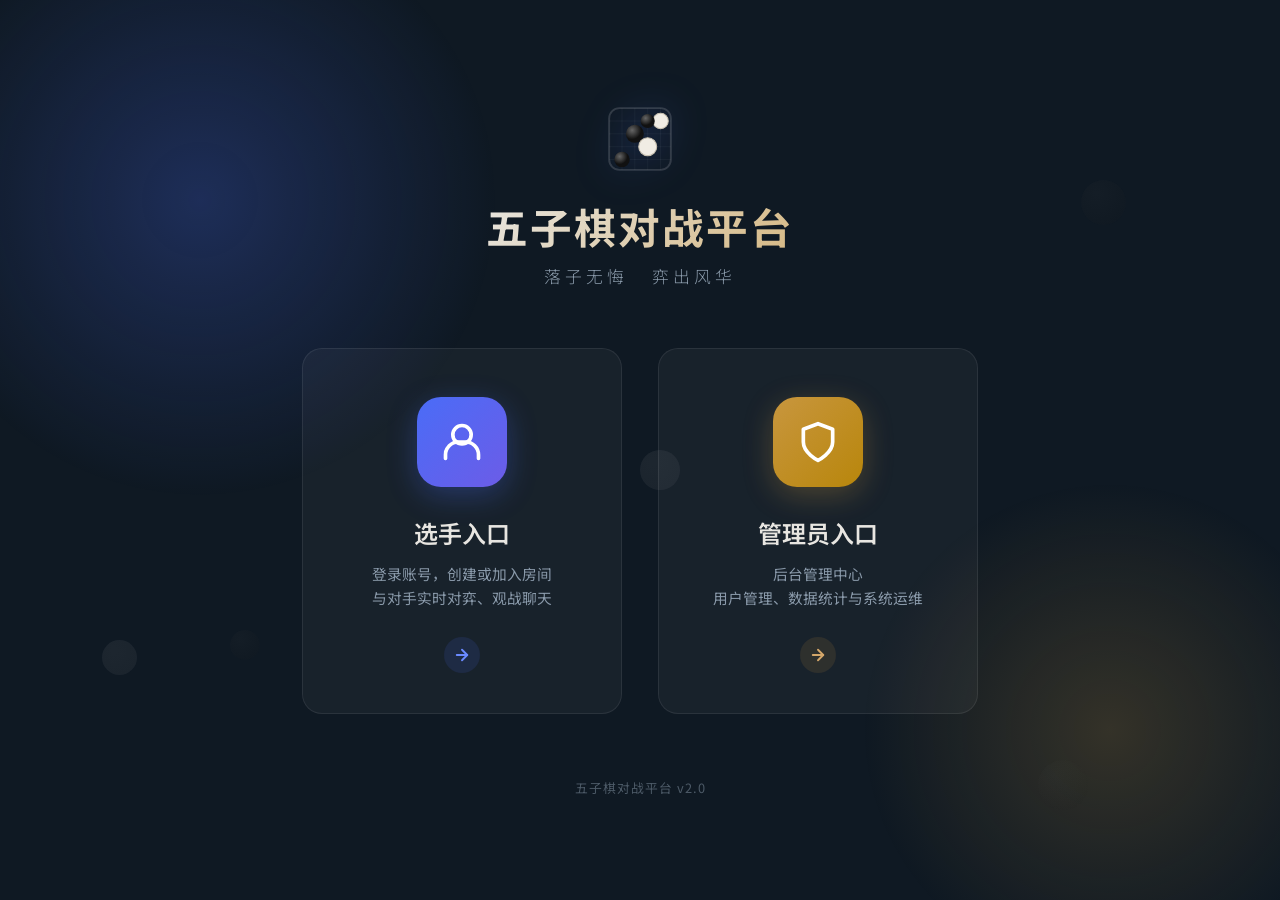
<file: src/main/webapp/index.html>
<!DOCTYPE html>
<html lang="zh-CN">
<head>
    <meta charset="UTF-8">
    <meta name="viewport" content="width=device-width, initial-scale=1.0">
    <title>五子棋对战平台</title>
    <link rel="stylesheet" href="css/portal.css">
</head>
<body>

<!-- 背景 -->
<div class="portal-bg"></div>

<!-- 浮动棋子 -->
<div class="float-chess float-chess--black"></div>
<div class="float-chess float-chess--white"></div>
<div class="float-chess float-chess--black"></div>
<div class="float-chess float-chess--white"></div>
<div class="float-chess float-chess--black"></div>
<div class="float-chess float-chess--white"></div>

<div class="portal-content">
    <!-- Logo -->
    <div class="portal-logo">
        <svg viewBox="0 0 56 56" width="72" height="72" fill="none">
            <rect x="4" y="4" width="48" height="48" rx="8" fill="none" stroke="rgba(255,255,255,0.15)" stroke-width="1.5"/>
            <line x1="14" y1="4" x2="14" y2="52" stroke="rgba(255,255,255,0.06)" stroke-width="0.6"/>
            <line x1="24" y1="4" x2="24" y2="52" stroke="rgba(255,255,255,0.06)" stroke-width="0.6"/>
            <line x1="34" y1="4" x2="34" y2="52" stroke="rgba(255,255,255,0.06)" stroke-width="0.6"/>
            <line x1="44" y1="4" x2="44" y2="52" stroke="rgba(255,255,255,0.06)" stroke-width="0.6"/>
            <line x1="4" y1="14" x2="52" y2="14" stroke="rgba(255,255,255,0.06)" stroke-width="0.6"/>
            <line x1="4" y1="24" x2="52" y2="24" stroke="rgba(255,255,255,0.06)" stroke-width="0.6"/>
            <line x1="4" y1="34" x2="52" y2="34" stroke="rgba(255,255,255,0.06)" stroke-width="0.6"/>
            <line x1="4" y1="44" x2="52" y2="44" stroke="rgba(255,255,255,0.06)" stroke-width="0.6"/>
            <circle cx="24" cy="24" r="7" fill="url(#pBk)"/>
            <circle cx="34" cy="34" r="7" fill="#f0ece4" stroke="#c8c0b0" stroke-width="0.8"/>
            <circle cx="14" cy="44" r="6" fill="url(#pBk2)"/>
            <circle cx="44" cy="14" r="6" fill="#f0ece4" stroke="#c8c0b0" stroke-width="0.8"/>
            <circle cx="34" cy="14" r="5.5" fill="url(#pBk3)"/>
            <defs>
                <radialGradient id="pBk" cx="35%" cy="30%"><stop offset="0%" stop-color="#666"/><stop offset="100%" stop-color="#111"/></radialGradient>
                <radialGradient id="pBk2" cx="35%" cy="30%"><stop offset="0%" stop-color="#666"/><stop offset="100%" stop-color="#111"/></radialGradient>
                <radialGradient id="pBk3" cx="35%" cy="30%"><stop offset="0%" stop-color="#666"/><stop offset="100%" stop-color="#111"/></radialGradient>
            </defs>
        </svg>
    </div>

    <h1 class="portal-title">五子棋对战平台</h1>
    <p class="portal-subtitle">落子无悔 &nbsp; 弈出风华</p>

    <!-- 入口卡片 -->
    <div class="portal-cards">
        <!-- 选手入口 -->
        <a class="portal-card portal-card--player" href="gomoku/lobby.html">
            <div class="portal-card__icon">
                <svg viewBox="0 0 24 24">
                    <circle cx="12" cy="8" r="5"/>
                    <path d="M3 21v-2a7 7 0 0 1 7-7h4a7 7 0 0 1 7 7v2"/>
                </svg>
            </div>
            <div class="portal-card__title">选手入口</div>
            <div class="portal-card__desc">登录账号，创建或加入房间<br>与对手实时对弈、观战聊天</div>
            <div class="portal-card__arrow">
                <svg viewBox="0 0 24 24"><line x1="5" y1="12" x2="19" y2="12"/><polyline points="12 5 19 12 12 19"/></svg>
            </div>
        </a>

        <!-- 管理员入口 -->
        <a class="portal-card portal-card--admin" href="gomoku/admin.html">
            <div class="portal-card__icon">
                <svg viewBox="0 0 24 24">
                    <path d="M12 22s8-4 8-10V5l-8-3-8 3v7c0 6 8 10 8 10z"/>
                </svg>
            </div>
            <div class="portal-card__title">管理员入口</div>
            <div class="portal-card__desc">后台管理中心<br>用户管理、数据统计与系统运维</div>
            <div class="portal-card__arrow">
                <svg viewBox="0 0 24 24"><line x1="5" y1="12" x2="19" y2="12"/><polyline points="12 5 19 12 12 19"/></svg>
            </div>
        </a>
    </div>

    <div class="portal-footer">五子棋对战平台 v2.0</div>
</div>

</body>
</html>
</file>
<file: src/main/webapp/css/portal.css>
/* 五子棋对战平台 - 门户首页样式 */

@import url('https://fonts.googleapis.com/css2?family=Noto+Sans+SC:wght@300;400;500;600;700&display=swap');

:root {
    --bg: #0f1923;
    --bg-grad-1: #0f1923;
    --bg-grad-2: #1a2a3a;
    --surface: rgba(255,255,255,0.04);
    --surface-hover: rgba(255,255,255,0.08);
    --border: rgba(255,255,255,0.08);
    --text: #e8e6e1;
    --text-muted: #8a9aaa;
    --primary: #4a6cf7;
    --primary-glow: rgba(74,108,247,0.25);
    --gold: #c8963e;
    --gold-glow: rgba(200,150,62,0.2);
    --white-piece: #f0ece4;
    --black-piece: #1a1a2e;
}

* { margin: 0; padding: 0; box-sizing: border-box; }

body {
    font-family: 'Noto Sans SC', 'Microsoft YaHei', sans-serif;
    background: var(--bg);
    color: var(--text);
    min-height: 100vh;
    overflow-x: hidden;
    display: flex;
    flex-direction: column;
    align-items: center;
    justify-content: center;
}

/* ===== 背景装饰 ===== */
.portal-bg {
    position: fixed;
    inset: 0;
    z-index: 0;
    overflow: hidden;
}

.portal-bg::before {
    content: '';
    position: absolute;
    width: 600px;
    height: 600px;
    border-radius: 50%;
    background: radial-gradient(circle, var(--primary-glow) 0%, transparent 70%);
    top: -100px;
    left: -100px;
    animation: floatBlob 12s ease-in-out infinite;
}

.portal-bg::after {
    content: '';
    position: absolute;
    width: 500px;
    height: 500px;
    border-radius: 50%;
    background: radial-gradient(circle, var(--gold-glow) 0%, transparent 70%);
    bottom: -80px;
    right: -80px;
    animation: floatBlob 10s ease-in-out infinite reverse;
}

@keyframes floatBlob {
    0%, 100% { transform: translate(0, 0) scale(1); }
    33% { transform: translate(30px, -20px) scale(1.05); }
    66% { transform: translate(-20px, 15px) scale(0.95); }
}

/* 浮动棋子装饰 */
.float-chess {
    position: fixed;
    border-radius: 50%;
    opacity: 0.06;
    z-index: 0;
}

.float-chess--black { background: radial-gradient(circle at 35% 30%, #666, #111); }
.float-chess--white { background: radial-gradient(circle at 35% 30%, #fff, #ccc); }

.float-chess:nth-child(1) { width: 60px; height: 60px; top: 8%; left: 10%; animation: drift 18s ease-in-out infinite; }
.float-chess:nth-child(2) { width: 45px; height: 45px; top: 20%; right: 12%; animation: drift 14s ease-in-out infinite reverse; }
.float-chess:nth-child(3) { width: 35px; height: 35px; bottom: 25%; left: 8%; animation: drift 16s ease-in-out infinite 2s; }
.float-chess:nth-child(4) { width: 50px; height: 50px; bottom: 10%; right: 15%; animation: drift 20s ease-in-out infinite reverse 1s; }
.float-chess:nth-child(5) { width: 40px; height: 40px; top: 50%; left: 50%; animation: drift 22s ease-in-out infinite 3s; }
.float-chess:nth-child(6) { width: 30px; height: 30px; top: 70%; left: 18%; animation: drift 15s ease-in-out infinite reverse 2s; }

@keyframes drift {
    0%, 100% { transform: translateY(0) rotate(0deg); }
    25% { transform: translateY(-20px) rotate(5deg); }
    50% { transform: translateY(10px) rotate(-3deg); }
    75% { transform: translateY(-15px) rotate(2deg); }
}

/* ===== 主体内容 ===== */
.portal-content {
    position: relative;
    z-index: 1;
    text-align: center;
    padding: 40px 20px;
    max-width: 900px;
    width: 100%;
}

/* Logo 区域 */
.portal-logo {
    margin-bottom: 16px;
}

.portal-logo svg {
    filter: drop-shadow(0 0 20px rgba(74,108,247,0.3));
}

.portal-title {
    font-size: 2.6rem;
    font-weight: 700;
    letter-spacing: 2px;
    margin-bottom: 8px;
    background: linear-gradient(135deg, #e8e6e1 30%, #c8963e 100%);
    -webkit-background-clip: text;
    -webkit-text-fill-color: transparent;
    background-clip: text;
}

.portal-subtitle {
    font-size: 1.05rem;
    color: var(--text-muted);
    font-weight: 300;
    letter-spacing: 4px;
    margin-bottom: 60px;
}

/* 入口卡片区域 */
.portal-cards {
    display: flex;
    gap: 36px;
    justify-content: center;
    flex-wrap: wrap;
}

.portal-card {
    width: 320px;
    background: var(--surface);
    border: 1px solid var(--border);
    border-radius: 20px;
    padding: 48px 32px 40px;
    cursor: pointer;
    transition: all 0.4s cubic-bezier(0.4, 0, 0.2, 1);
    text-decoration: none;
    color: inherit;
    display: flex;
    flex-direction: column;
    align-items: center;
    position: relative;
    overflow: hidden;
}

.portal-card::before {
    content: '';
    position: absolute;
    inset: 0;
    border-radius: 20px;
    opacity: 0;
    transition: opacity 0.4s;
}

.portal-card--player::before {
    background: radial-gradient(ellipse at 50% 0%, var(--primary-glow) 0%, transparent 70%);
}

.portal-card--admin::before {
    background: radial-gradient(ellipse at 50% 0%, var(--gold-glow) 0%, transparent 70%);
}

.portal-card:hover {
    transform: translateY(-8px);
    border-color: rgba(255,255,255,0.15);
    background: var(--surface-hover);
    box-shadow: 0 20px 60px rgba(0,0,0,0.3);
}

.portal-card:hover::before {
    opacity: 1;
}

/* 卡片图标 */
.portal-card__icon {
    width: 90px;
    height: 90px;
    border-radius: 24px;
    display: flex;
    align-items: center;
    justify-content: center;
    margin-bottom: 28px;
    position: relative;
    z-index: 1;
    transition: transform 0.4s cubic-bezier(0.4, 0, 0.2, 1);
}

.portal-card:hover .portal-card__icon {
    transform: scale(1.08);
}

.portal-card--player .portal-card__icon {
    background: linear-gradient(135deg, #4a6cf7, #6c5ce7);
    box-shadow: 0 8px 30px rgba(74,108,247,0.3);
}

.portal-card--admin .portal-card__icon {
    background: linear-gradient(135deg, #c8963e, #b8860b);
    box-shadow: 0 8px 30px rgba(200,150,62,0.3);
}

.portal-card__icon svg {
    width: 44px;
    height: 44px;
    stroke: #fff;
    fill: none;
    stroke-width: 2;
    stroke-linecap: round;
    stroke-linejoin: round;
}

/* 卡片文字 */
.portal-card__title {
    font-size: 1.5rem;
    font-weight: 600;
    margin-bottom: 12px;
    position: relative;
    z-index: 1;
}

.portal-card__desc {
    font-size: 0.92rem;
    color: var(--text-muted);
    line-height: 1.6;
    position: relative;
    z-index: 1;
}

/* 卡片箭头指示 */
.portal-card__arrow {
    margin-top: 28px;
    width: 36px;
    height: 36px;
    border-radius: 50%;
    display: flex;
    align-items: center;
    justify-content: center;
    transition: all 0.3s;
    position: relative;
    z-index: 1;
}

.portal-card--player .portal-card__arrow {
    background: rgba(74,108,247,0.12);
    color: #6b8aff;
}

.portal-card--admin .portal-card__arrow {
    background: rgba(200,150,62,0.12);
    color: #d4a76a;
}

.portal-card:hover .portal-card__arrow {
    transform: translateX(4px);
}

.portal-card--player:hover .portal-card__arrow {
    background: rgba(74,108,247,0.25);
}

.portal-card--admin:hover .portal-card__arrow {
    background: rgba(200,150,62,0.25);
}

.portal-card__arrow svg {
    width: 18px;
    height: 18px;
    stroke: currentColor;
    fill: none;
    stroke-width: 2.5;
    stroke-linecap: round;
    stroke-linejoin: round;
}

/* ===== 底部 ===== */
.portal-footer {
    margin-top: 64px;
    color: var(--text-muted);
    font-size: 0.8rem;
    opacity: 0.5;
    letter-spacing: 1px;
}

/* ===== 响应式 ===== */
@media (max-width: 720px) {
    .portal-cards {
        flex-direction: column;
        align-items: center;
        gap: 24px;
    }
    .portal-card {
        width: 100%;
        max-width: 360px;
        padding: 36px 28px 32px;
    }
    .portal-title {
        font-size: 2rem;
    }
    .portal-subtitle {
        margin-bottom: 40px;
    }
}
</file>
